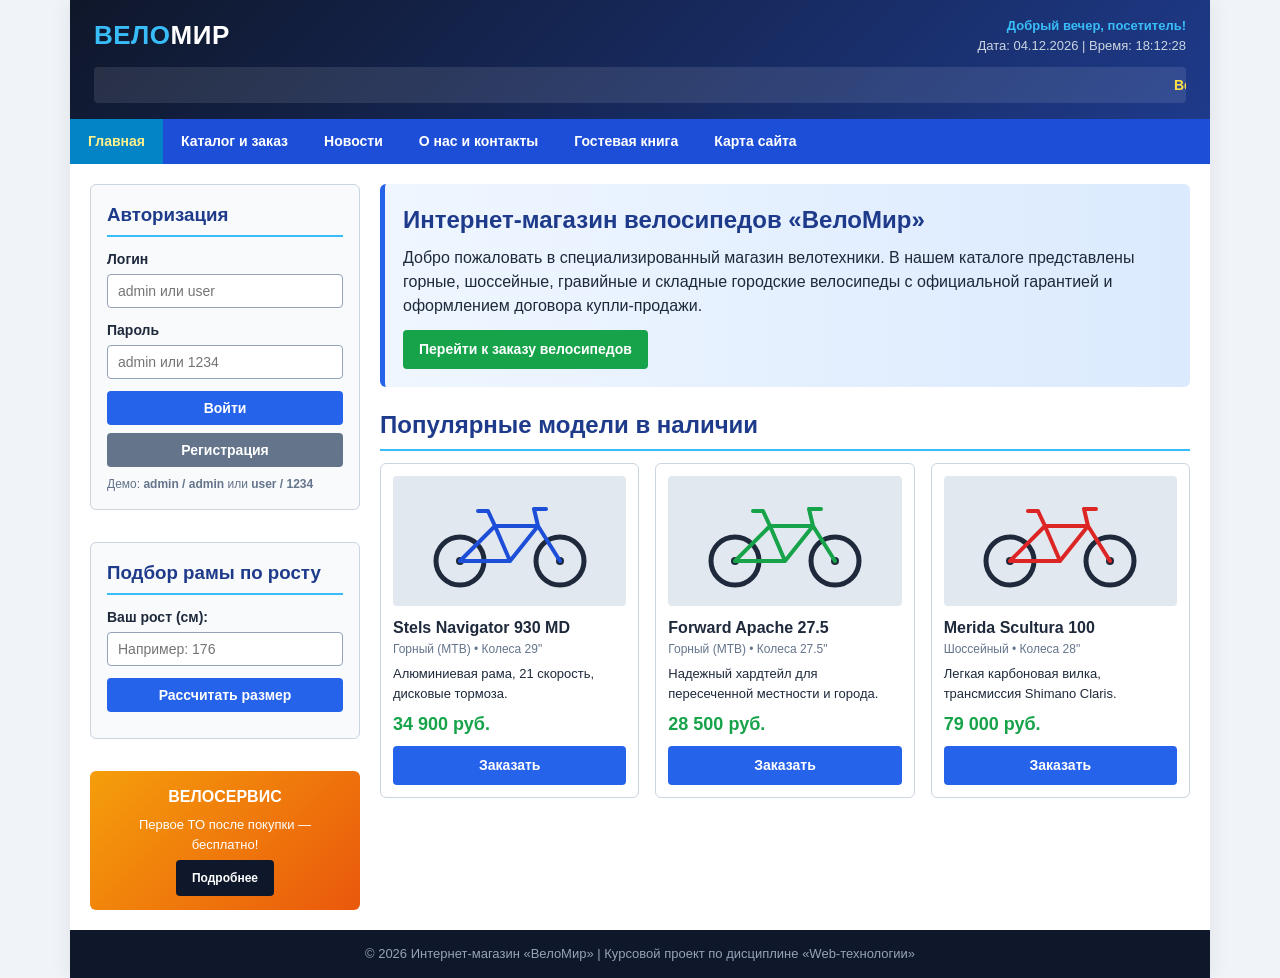
<file: veloshop/index.html>
<!DOCTYPE html>
<html lang="ru">
<head>
    <meta charset="UTF-8">
    <title>ВелоМир — Интернет-магазин велосипедов</title>
    <link rel="stylesheet" href="style.css">
    <!-- Внутренняя таблица стилей (Internal CSS) -->
    <style>
        .hero-box {
            background: linear-gradient(90deg, #eff6ff 0%, #dbeafe 100%);
            border-left: 5px solid #2563eb;
            padding: 18px;
            border-radius: 6px;
            margin-bottom: 20px;
        }
    </style>
</head>
<body>
<div class="wrapper">
    <header>
        <div class="header-top">
            <a href="index.html" class="logo">ВЕЛО<span>МИР</span></a>
            <div class="status-bar">
                <div id="js-greeting" style="font-weight:bold; color:#38bdf8;">Добро пожаловать!</div>
                <div id="js-clock">Загрузка времени...</div>
            </div>
        </div>
        <div class="ticker-wrap">
            <div class="ticker-text">Весенняя распродажа горных и городских велосипедов! Скидка 10% при заказе через сайт и бесплатная доставка по Воронежу!</div>
        </div>
    </header>

    <nav>
        <a href="index.html" class="active">Главная</a>
        <a href="catalog.html">Каталог и заказ</a>
        <a href="news.html">Новости</a>
        <a href="about.html">О нас и контакты</a>
        <a href="guestbook.html">Гостевая книга</a>
        <a href="sitemap.html">Карта сайта</a>
    </nav>

    <div class="main-layout">
        <aside class="sidebar">
            <div class="card" id="auth-widget"></div>

            <!-- Сервис 10/13 из МУ: Калькулятор подбора рамы -->
            <div class="card">
                <h3>Подбор рамы по росту</h3>
                <div class="form-group">
                    <label for="rider-height">Ваш рост (см):</label>
                    <input type="number" id="rider-height" placeholder="Например: 176" min="130" max="220">
                </div>
                <button class="btn" style="width:100%;" onclick="calculateFrameSize()">Рассчитать размер</button>
                <p id="frame-result" style="margin-top:10px; font-size:14px;"></p>
            </div>

            <!-- Сервис 1 из МУ: Баннер -->
            <div class="banner-box">
                <strong>ВЕЛОСЕРВИС</strong>
                <p style="font-size:13px; margin:6px 0;">Первое ТО после покупки — бесплатно!</p>
                <a href="about.html" class="btn" style="background:#0f172a; font-size:12px;">Подробнее</a>
            </div>
        </aside>

        <main class="content">
            <div class="hero-box">
                <h1 style="color:#1e3a8a; font-size:24px; margin-bottom:8px;">Интернет-магазин велосипедов «ВелоМир»</h1>
                <p>Добро пожаловать в специализированный магазин велотехники. В нашем каталоге представлены горные, шоссейные, гравийные и складные городские велосипеды с официальной гарантией и оформлением договора купли-продажи.</p>
                <a href="catalog.html" class="btn btn-success" style="margin-top:12px;">Перейти к заказу велосипедов</a>
            </div>

            <h2>Популярные модели в наличии</h2>
            <div class="bike-grid" id="popular-bikes"></div>
        </main>
    </div>

    <footer>
        &copy; 2026 Интернет-магазин «ВелоМир» | Курсовой проект по дисциплине «Web-технологии»
    </footer>
</div>

<script src="app.js"></script>
<script>
    document.addEventListener("DOMContentLoaded", () => {
        const container = document.getElementById("popular-bikes");
        const bikes = getBikes().slice(0, 3);
        const colors = ["#1d4ed8", "#16a34a", "#dc2626"];
        container.innerHTML = bikes.map((b, idx) => `
            <div class="bike-item">
                <div>
                    <div class="bike-thumb">${getBikeSVG(colors[idx % colors.length])}</div>
                    <h4>${b.name}</h4>
                    <p style="font-size:12px; color:#64748b;">${b.category} • Колеса ${b.wheel}</p>
                    <p style="font-size:13px; margin-top:6px;">${b.desc}</p>
                </div>
                <div>
                    <div class="bike-price">${b.price.toLocaleString("ru-RU")} руб.</div>
                    <a href="catalog.html" class="btn" style="width:100%; text-align:center;">Заказать</a>
                </div>
            </div>
        `).join("");
    });
</script>
</body>
</html>
</file>
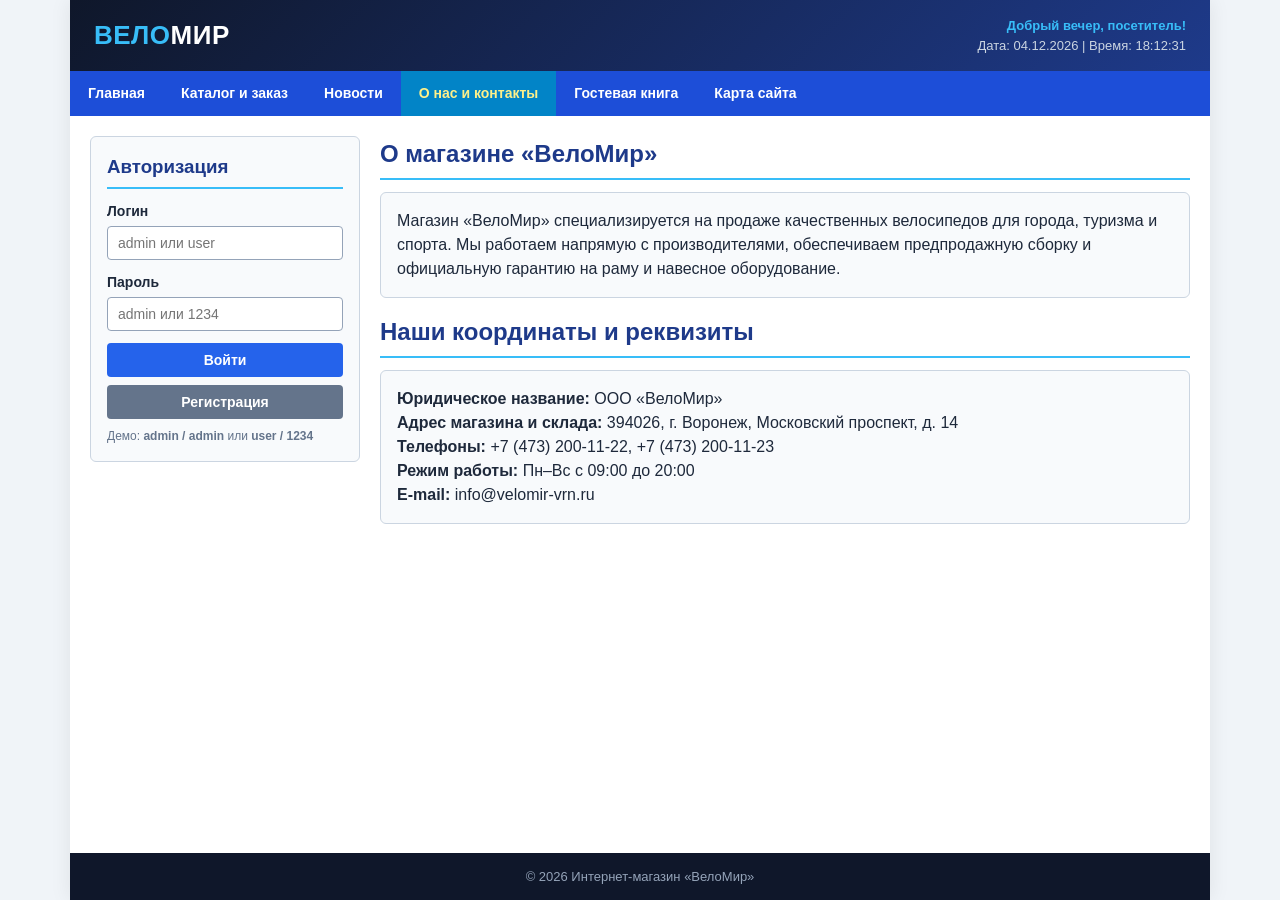
<file: veloshop/about.html>
<!DOCTYPE html>
<html lang="ru">
<head>
  <meta charset="UTF-8">
  <title>О нас и контакты — ВелоМир</title>
  <link rel="stylesheet" href="style.css">
</head>
<body>
<div class="wrapper">
  <header>
    <div class="header-top">
      <a href="index.html" class="logo">ВЕЛО<span>МИР</span></a>
      <div class="status-bar">
        <div id="js-greeting" style="font-weight:bold; color:#38bdf8;"></div>
        <div id="js-clock"></div>
      </div>
    </div>
  </header>
  <nav>
    <a href="index.html">Главная</a>
    <a href="catalog.html">Каталог и заказ</a>
    <a href="news.html">Новости</a>
    <a href="about.html" class="active">О нас и контакты</a>
    <a href="guestbook.html">Гостевая книга</a>
    <a href="sitemap.html">Карта сайта</a>
  </nav>
  <div class="main-layout">
    <aside class="sidebar"><div class="card" id="auth-widget"></div></aside>
    <main class="content">
      <h2>О магазине «ВелоМир»</h2>
      <div class="card">
        <p>Магазин «ВелоМир» специализируется на продаже качественных велосипедов для города, туризма и спорта. Мы работаем напрямую с производителями, обеспечиваем предпродажную сборку и официальную гарантию на раму и навесное оборудование.</p>
      </div>
      <h2>Наши координаты и реквизиты</h2>
      <div class="card">
        <p><strong>Юридическое название:</strong> ООО «ВелоМир»</p>
        <p><strong>Адрес магазина и склада:</strong> 394026, г. Воронеж, Московский проспект, д. 14</p>
        <p><strong>Телефоны:</strong> +7 (473) 200-11-22, +7 (473) 200-11-23</p>
        <p><strong>Режим работы:</strong> Пн–Вс с 09:00 до 20:00</p>
        <p><strong>E-mail:</strong> info@velomir-vrn.ru</p>
      </div>
    </main>
  </div>
  <footer>&copy; 2026 Интернет-магазин «ВелоМир»</footer>
</div>
<script src="app.js"></script>
</body>
</html>
</file>
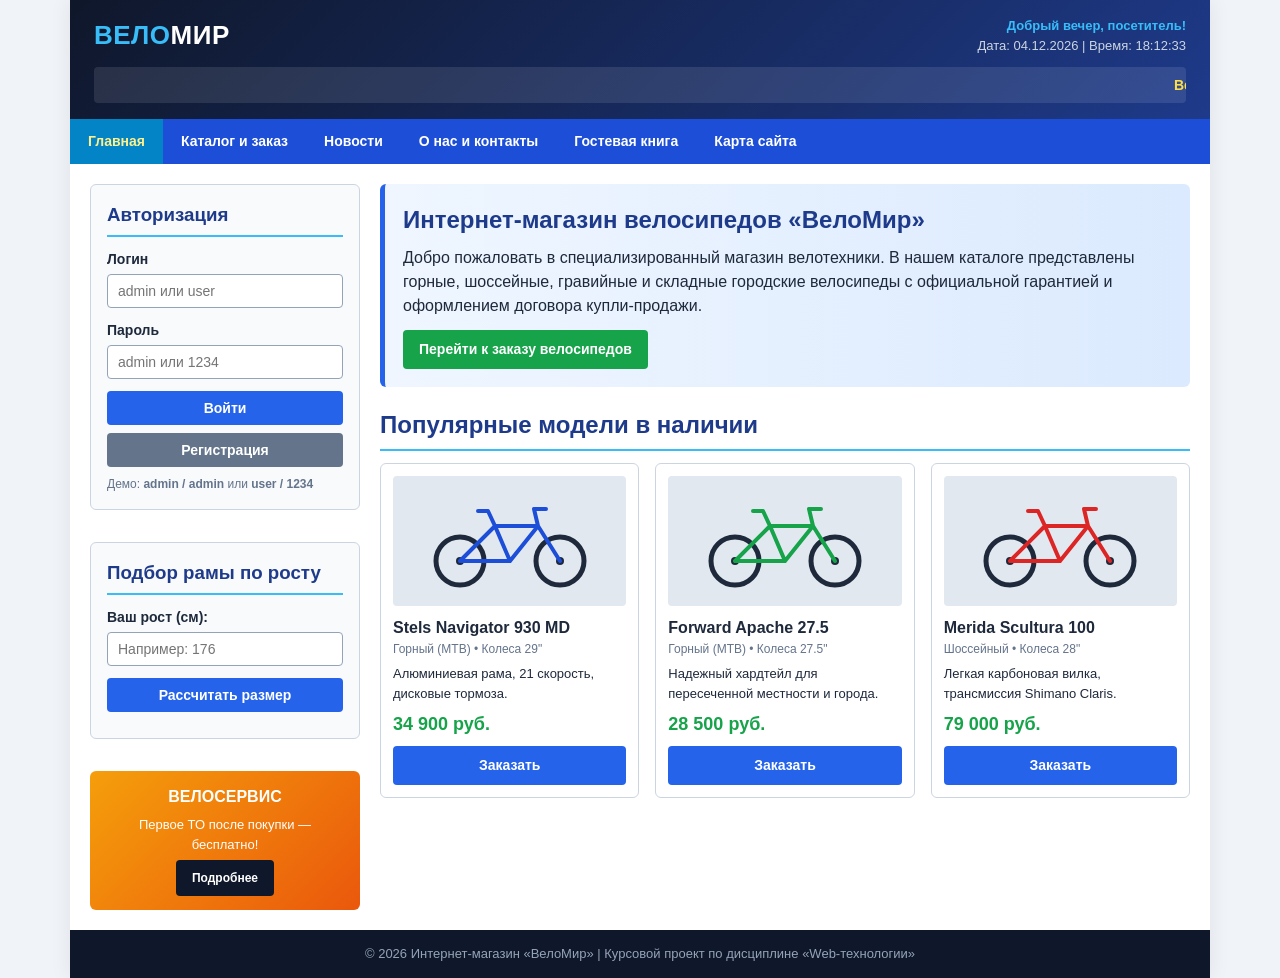
<file: veloshop/admin.html>
<!DOCTYPE html>
<html lang="ru">
<head>
    <meta charset="UTF-8">
    <title>Панель администратора — ВелоМир</title>
    <link rel="stylesheet" href="style.css">
</head>
<body>
<div class="wrapper">
    <header>
        <div class="header-top">
            <a href="index.html" class="logo">ВЕЛО<span>МИР</span> — АДМИН-БЛОК</a>
            <div class="status-bar">
                <div id="js-greeting" style="font-weight:bold; color:#38bdf8;"></div>
                <div id="js-clock"></div>
            </div>
        </div>
    </header>

    <nav>
        <a href="index.html">Главная</a>
        <a href="catalog.html">Каталог и заказ</a>
        <a href="admin.html" class="active">Админ-панель</a>
        <a href="guestbook.html">Гостевая книга</a>
        <a href="sitemap.html">Карта сайта</a>
    </nav>

    <div class="main-layout">
        <aside class="sidebar">
            <div class="card" id="auth-widget"></div>
        </aside>

        <main class="content">
            <h2>Управление ассортиментом велосипедов</h2>
            <div class="card">
                <h3 id="form-title">Добавить новый велосипед</h3>
                <input type="hidden" id="edit-id">
                <div style="display:grid; grid-template-columns:1fr 1fr; gap:10px;">
                    <div class="form-group">
                        <label>Название модели:</label>
                        <input type="text" id="bike-name" placeholder="Например: Cube Aim Pro">
                    </div>
                    <div class="form-group">
                        <label>Категория:</label>
                        <select id="bike-cat">
                            <option value="Горный (MTB)">Горный (MTB)</option>
                            <option value="Шоссейный">Шоссейный</option>
                            <option value="Городской складной">Городской складной</option>
                            <option value="Гравийный">Гравийный</option>
                        </select>
                    </div>
                    <div class="form-group">
                        <label>Диаметр колес:</label>
                        <input type="text" id="bike-wheel" value='29"'>
                    </div>
                    <div class="form-group">
                        <label>Количество на складе (шт.):</label>
                        <input type="number" id="bike-stock" value="5" min="0">
                    </div>
                    <div class="form-group">
                        <label>Цена (руб.):</label>
                        <input type="number" id="bike-price" value="45000" min="1">
                    </div>
                    <div class="form-group">
                        <label>Краткое описание:</label>
                        <input type="text" id="bike-desc" placeholder="Характеристики рамы и тормозов">
                    </div>
                </div>
                <button class="btn btn-success" onclick="saveBikeForm()">Сохранить товар</button>
                <button class="btn btn-secondary" onclick="resetBikeForm()">Очистить</button>
            </div>

            <table>
                <thead>
                <tr>
                    <th>ID</th>
                    <th>Модель</th>
                    <th>Категория</th>
                    <th>Склад</th>
                    <th>Цена</th>
                    <th>Действия</th>
                </tr>
                </thead>
                <tbody id="admin-bikes-tbody"></tbody>
            </table>

            <h2>Отчет по заказам покупателей</h2>
            <div class="card" style="display:flex; gap:12px; align-items:flex-end; flex-wrap:wrap;">
                <div class="form-group" style="margin:0;">
                    <label>Дата с:</label>
                    <input type="date" id="rep-from">
                </div>
                <div class="form-group" style="margin:0;">
                    <label>Дата по:</label>
                    <input type="date" id="rep-to">
                </div>
                <button class="btn" onclick="renderOrdersReport()">Сформировать отчет</button>
                <button class="btn btn-secondary" onclick="document.getElementById('rep-from').value=''; document.getElementById('rep-to').value=''; renderOrdersReport();">Сбросить фильтр</button>
            </div>

            <table>
                <thead>
                <tr>
                    <th>№ Договора</th>
                    <th>Дата</th>
                    <th>Покупатель</th>
                    <th>Состав заказа</th>
                    <th>Доставка</th>
                    <th>Сумма, руб.</th>
                </tr>
                </thead>
                <tbody id="admin-orders-tbody"></tbody>
            </table>
        </main>
    </div>

    <footer>
        &copy; 2026 Интернет-магазин «ВелоМир» | Панель администратора
    </footer>
</div>

<script src="app.js"></script>
<script>
    document.addEventListener("DOMContentLoaded", () => {
        const user = getCurrentUser();
        if (!user || user.role !== "admin") {
            alert("Доступ запрещен! Войдите под учетной записью администратора (admin / admin).");
            location.href = "index.html";
            return;
        }
        renderAdminBikes();
        renderOrdersReport();
    });

    function renderAdminBikes() {
        const tbody = document.getElementById("admin-bikes-tbody");
        tbody.innerHTML = getBikes().map(b => `
            <tr>
                <td>${b.id}</td>
                <td>${b.name}</td>
                <td>${b.category}</td>
                <td>${b.stock} шт.</td>
                <td>${b.price.toLocaleString("ru-RU")} руб.</td>
                <td>
                    <button class="btn" style="padding:4px 8px; font-size:12px;" onclick="editBike(${b.id})">Изменить</button>
                    <button class="btn btn-danger" style="padding:4px 8px; font-size:12px;" onclick="deleteBike(${b.id})">Удалить</button>
                </td>
            </tr>
        `).join("");
    }

    function saveBikeForm() {
        const editId = document.getElementById("edit-id").value;
        const name = document.getElementById("bike-name").value.trim();
        const category = document.getElementById("bike-cat").value;
        const wheel = document.getElementById("bike-wheel").value.trim();
        const stock = parseInt(document.getElementById("bike-stock").value, 10);
        const price = parseInt(document.getElementById("bike-price").value, 10);
        const desc = document.getElementById("bike-desc").value.trim();

        if (!name || isNaN(stock) || isNaN(price) || price <= 0) {
            alert("Заполните корректно название, количество и цену!");
            return;
        }

        const bikes = getBikes();
        if (editId) {
            const idx = bikes.findIndex(b => b.id === parseInt(editId, 10));
            if (idx !== -1) bikes[idx] = { id: parseInt(editId, 10), name, category, wheel, stock, price, desc };
        } else {
            const newId = bikes.length ? Math.max(...bikes.map(b => b.id)) + 1 : 1;
            bikes.push({ id: newId, name, category, wheel, stock, price, desc });
        }
        saveBikes(bikes);
        resetBikeForm();
        renderAdminBikes();
    }

    function editBike(id) {
        const b = getBikes().find(item => item.id === id);
        if (!b) return;
        document.getElementById("form-title").textContent = "Редактирование велосипеда #" + b.id;
        document.getElementById("edit-id").value = b.id;
        document.getElementById("bike-name").value = b.name;
        document.getElementById("bike-cat").value = b.category;
        document.getElementById("bike-wheel").value = b.wheel;
        document.getElementById("bike-stock").value = b.stock;
        document.getElementById("bike-price").value = b.price;
        document.getElementById("bike-desc").value = b.desc;
    }

    function deleteBike(id) {
        if (!confirm("Удалить выбранный велосипед из каталога?")) return;
        saveBikes(getBikes().filter(b => b.id !== id));
        renderAdminBikes();
    }

    function resetBikeForm() {
        document.getElementById("form-title").textContent = "Добавить новый велосипед";
        document.getElementById("edit-id").value = "";
        document.getElementById("bike-name").value = "";
        document.getElementById("bike-desc").value = "";
    }

    function renderOrdersReport() {
        const from = document.getElementById("rep-from").value;
        const to = document.getElementById("rep-to").value;
        const orders = getOrders().filter(o => {
            if (from && o.date < from) return false;
            if (to && o.date > to) return false;
            return true;
        });

        let totalRevenue = 0;
        const rows = orders.map(o => {
            totalRevenue += o.total;
            return `
                <tr>
                    <td>№ ${o.id}</td>
                    <td>${o.date}</td>
                    <td>${o.customerName}</td>
                    <td>${o.items}</td>
                    <td>${o.delivery}</td>
                    <td>${o.total.toLocaleString("ru-RU")}</td>
                </tr>
            `;
        }).join("");

        document.getElementById("admin-orders-tbody").innerHTML = rows + `
            <tr style="background:#dcfce7; font-weight:bold;">
                <td colspan="5">ИТОГО ЗА ВЫБРАННЫЙ ПЕРИОД (${orders.length} заказов):</td>
                <td>${totalRevenue.toLocaleString("ru-RU")} руб.</td>
            </tr>
        `;
    }
</script>
</body>
</html>
</file>
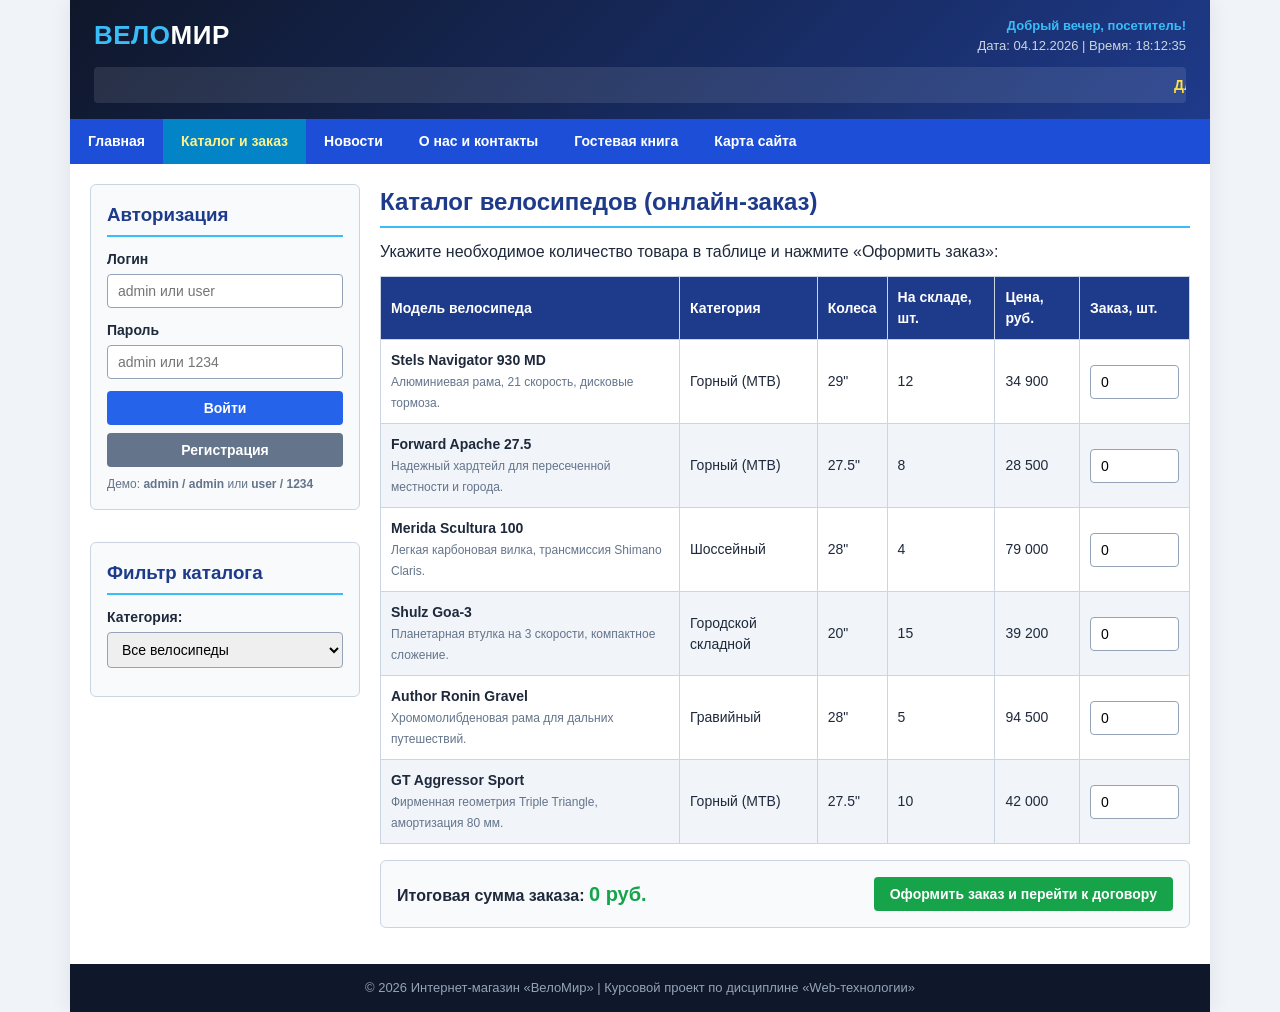
<file: veloshop/catalog.html>
<!DOCTYPE html>
<html lang="ru">
<head>
  <meta charset="UTF-8">
  <title>Каталог и заказ — ВелоМир</title>
  <link rel="stylesheet" href="style.css">
</head>
<body>
<div class="wrapper">
  <header>
    <div class="header-top">
      <a href="index.html" class="logo">ВЕЛО<span>МИР</span></a>
      <div class="status-bar">
        <div id="js-greeting" style="font-weight:bold; color:#38bdf8;"></div>
        <div id="js-clock"></div>
      </div>
    </div>
    <div class="ticker-wrap">
      <div class="ticker-text">Для оформления заказа и формирования договора необходимо войти в систему (слева в меню).</div>
    </div>
  </header>

  <nav>
    <a href="index.html">Главная</a>
    <a href="catalog.html" class="active">Каталог и заказ</a>
    <a href="news.html">Новости</a>
    <a href="about.html">О нас и контакты</a>
    <a href="guestbook.html">Гостевая книга</a>
    <a href="sitemap.html">Карта сайта</a>
  </nav>

  <div class="main-layout">
    <aside class="sidebar">
      <div class="card" id="auth-widget"></div>
      <div class="card">
        <h3>Фильтр каталога</h3>
        <div class="form-group">
          <label>Категория:</label>
          <select id="filter-category" onchange="renderCatalog()">
            <option value="all">Все велосипеды</option>
            <option value="Горный (MTB)">Горный (MTB)</option>
            <option value="Шоссейный">Шоссейный</option>
            <option value="Городской складной">Городской складной</option>
            <option value="Гравийный">Гравийный</option>
          </select>
        </div>
      </div>
    </aside>

    <main class="content">
      <h2>Каталог велосипедов (онлайн-заказ)</h2>
      <p style="margin-bottom:12px;">Укажите необходимое количество товара в таблице и нажмите «Оформить заказ»:</p>

      <table>
        <thead>
        <tr>
          <th>Модель велосипеда</th>
          <th>Категория</th>
          <th>Колеса</th>
          <th>На складе, шт.</th>
          <th>Цена, руб.</th>
          <th style="width:110px;">Заказ, шт.</th>
        </tr>
        </thead>
        <tbody id="catalog-tbody"></tbody>
      </table>

      <div class="card" style="display:flex; justify-content:space-between; align-items:center; flex-wrap:wrap; gap:12px;">
        <div>
          <strong>Итоговая сумма заказа: </strong>
          <span id="total-sum" style="font-size:20px; font-weight:bold; color:#16a34a;">0 руб.</span>
        </div>
        <button class="btn btn-success" onclick="submitOrder()">Оформить заказ и перейти к договору</button>
      </div>
    </main>
  </div>

  <footer>
    &copy; 2026 Интернет-магазин «ВелоМир» | Курсовой проект по дисциплине «Web-технологии»
  </footer>
</div>

<script src="app.js"></script>
<script>
  function renderCatalog() {
    const cat = document.getElementById("filter-category").value;
    const bikes = getBikes().filter(b => cat === "all" || b.category === cat);
    const tbody = document.getElementById("catalog-tbody");

    tbody.innerHTML = bikes.map(b => `
            <tr>
                <td><strong>${b.name}</strong><br><span style="font-size:12px; color:#64748b;">${b.desc}</span></td>
                <td>${b.category}</td>
                <td>${b.wheel}</td>
                <td>${b.stock}</td>
                <td>${b.price.toLocaleString("ru-RU")}</td>
                <td>
                    <input type="number" class="qty-input" data-id="${b.id}" data-price="${b.price}" data-stock="${b.stock}" data-name="${b.name}" value="0" min="0" max="${b.stock}" onchange="recalcTotal()" onkeyup="recalcTotal()">
                </td>
            </tr>
        `).join("");
    recalcTotal();
  }

  function recalcTotal() {
    let sum = 0;
    document.querySelectorAll(".qty-input").forEach(inp => {
      const qty = parseInt(inp.value, 10) || 0;
      const price = parseInt(inp.dataset.price, 10);
      if (qty > 0) sum += qty * price;
    });
    document.getElementById("total-sum").textContent = sum.toLocaleString("ru-RU") + " руб.";
  }

  function submitOrder() {
    const user = getCurrentUser();
    if (!user) {
      alert("Для оформления заказа необходимо авторизоваться в левом меню (например, user / 1234)!");
      return;
    }

    const inputs = document.querySelectorAll(".qty-input");
    const selected = [];
    let total = 0;

    for (const inp of inputs) {
      const qty = parseInt(inp.value, 10) || 0;
      const stock = parseInt(inp.dataset.stock, 10);
      if (qty < 0) {
        alert("Количество не может быть отрицательным!");
        return;
      }
      if (qty > stock) {
        alert(`Ошибка: товара "${inp.dataset.name}" на складе всего ${stock} шт.!`);
        return;
      }
      if (qty > 0) {
        const price = parseInt(inp.dataset.price, 10);
        selected.push({ id: parseInt(inp.dataset.id, 10), name: inp.dataset.name, qty, price });
        total += qty * price;
      }
    }

    if (selected.length === 0) {
      alert("Выберите хотя бы один велосипед для заказа!");
      return;
    }

    sessionStorage.setItem("vm_draft_order", JSON.stringify({ items: selected, total }));
    location.href = "dogovor.html";
  }

  document.addEventListener("DOMContentLoaded", renderCatalog);
</script>
</body>
</html>
</file>
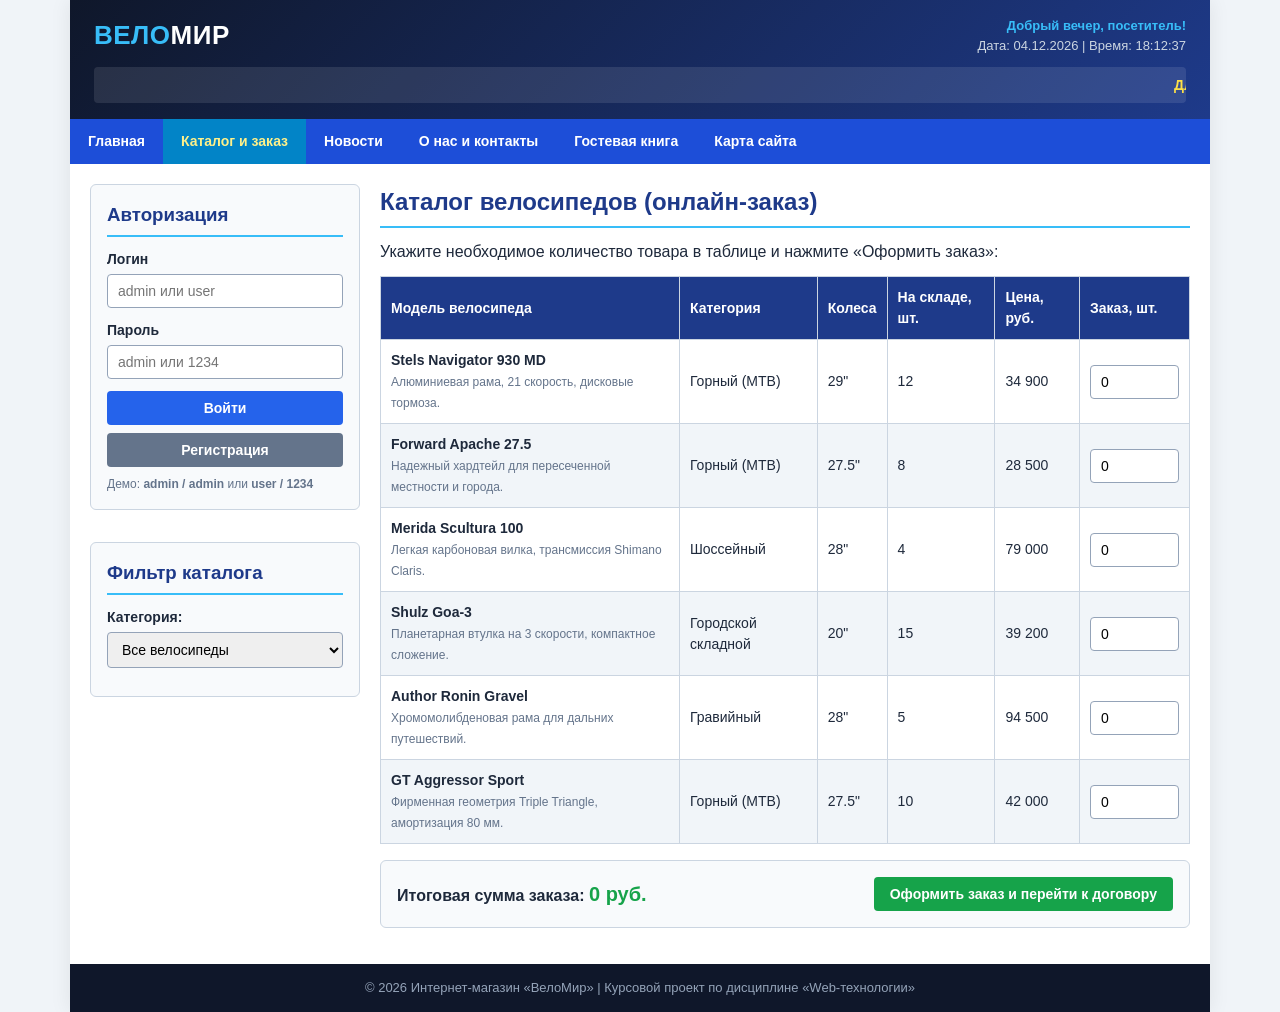
<file: veloshop/dogovor.html>
<!DOCTYPE html>
<html lang="ru">
<head>
    <meta charset="UTF-8">
    <title>Оформление договора — ВелоМир</title>
    <link rel="stylesheet" href="style.css">
    <style>
        .contract-doc {
            border: 1px solid #000;
            padding: 25px;
            background: #fff;
            font-family: "Times New Roman", Times, serif;
            font-size: 15px;
            line-height: 1.4;
        }
    </style>
</head>
<body>
<div class="wrapper">
    <header>
        <div class="header-top">
            <a href="index.html" class="logo">ВЕЛО<span>МИР</span></a>
            <div class="status-bar">
                <div id="js-greeting" style="font-weight:bold; color:#38bdf8;"></div>
                <div id="js-clock"></div>
            </div>
        </div>
    </header>

    <nav>
        <a href="index.html">Главная</a>
        <a href="catalog.html" class="active">Каталог и заказ</a>
        <a href="news.html">Новости</a>
        <a href="about.html">О нас и контакты</a>
        <a href="guestbook.html">Гостевая книга</a>
        <a href="sitemap.html">Карта сайта</a>
    </nav>

    <div class="main-layout">
        <aside class="sidebar">
            <div class="card" id="auth-widget"></div>
        </aside>

        <main class="content">
            <div id="step-form">
                <h2>Заполнение данных для договора купли-продажи</h2>
                <div class="card">
                    <div class="form-group">
                        <label>ФИО покупателя (полностью):</label>
                        <input type="text" id="dog-fio">
                    </div>
                    <div class="form-group">
                        <label>Телефон:</label>
                        <input type="text" id="dog-phone">
                    </div>
                    <div class="form-group">
                        <label>Адрес доставки / регистрации:</label>
                        <input type="text" id="dog-address">
                    </div>
                    <div class="form-group">
                        <label>Способ оплаты:</label>
                        <select id="dog-payment">
                            <option value="Банковская карта / СБП">Банковская карта / СБП</option>
                            <option value="Наличный расчет при получении">Наличный расчет при получении</option>
                            <option value="Безналичный расчет по счету">Безналичный расчет по счету</option>
                        </select>
                    </div>
                    <div class="form-group">
                        <label>Доставка курьером:</label>
                        <select id="dog-delivery">
                            <option value="Да">Да (курьером по адресу)</option>
                            <option value="Нет">Нет (самовывоз из магазина)</option>
                        </select>
                    </div>
                    <button class="btn btn-success" onclick="generateContract()">Подтвердить заказ и сформировать договор</button>
                </div>
            </div>

            <div id="step-contract" style="display:none;">
                <div class="no-print" style="margin-bottom:12px; display:flex; gap:10px;">
                    <button class="btn" onclick="window.print()">Распечатать договор</button>
                    <a href="catalog.html" class="btn btn-secondary">Вернуться в каталог</a>
                </div>
                <div class="contract-doc" id="contract-body"></div>
            </div>
        </main>
    </div>

    <footer>
        &copy; 2026 Интернет-магазин «ВелоМир» | Курсовой проект по дисциплине «Web-технологии»
    </footer>
</div>

<script src="app.js"></script>
<script>
    document.addEventListener("DOMContentLoaded", () => {
        const user = getCurrentUser();
        const draft = JSON.parse(sessionStorage.getItem("vm_draft_order") || "null");
        if (!user || !draft) {
            alert("Нет активного заказа. Перенаправление в каталог...");
            location.href = "catalog.html";
            return;
        }
        document.getElementById("dog-fio").value = user.fio || "";
        document.getElementById("dog-phone").value = user.phone || "";
        document.getElementById("dog-address").value = user.address || "";
    });

    function generateContract() {
        const fio = document.getElementById("dog-fio").value.trim();
        const phone = document.getElementById("dog-phone").value.trim();
        const address = document.getElementById("dog-address").value.trim();
        const payment = document.getElementById("dog-payment").value;
        const delivery = document.getElementById("dog-delivery").value;

        if (!fio || !phone || !address) {
            alert("Необходимо заполнить все обязательные поля!");
            return;
        }

        const user = getCurrentUser();
        const draft = JSON.parse(sessionStorage.getItem("vm_draft_order"));
        const bikes = getBikes();

        // Списание со склада
        draft.items.forEach(item => {
            const target = bikes.find(b => b.id === item.id);
            if (target) target.stock = Math.max(0, target.stock - item.qty);
        });
        saveBikes(bikes);

        // Сохранение заказа в БД
        const orders = getOrders();
        const contractNum = 100 + orders.length + 1;
        const today = new Date().toISOString().split("T")[0];
        const itemsStr = draft.items.map(i => `${i.name} (${i.qty} шт.)`).join(", ");

        orders.push({
            id: contractNum,
            date: today,
            user: user.login,
            customerName: fio,
            items: itemsStr,
            total: draft.total,
            delivery: delivery
        });
        saveOrders(orders);
        sessionStorage.removeItem("vm_draft_order");

        document.getElementById("step-form").style.display = "none";
        document.getElementById("step-contract").style.display = "block";
        document.getElementById("contract-body").innerHTML = `
            <h2 style="text-align:center; border:none; color:#000;">ДОГОВОР КУПЛИ-ПРОДАЖИ № ${contractNum}</h2>
            <p style="display:flex; justify-content:space-between;"><strong>г. Воронеж</strong> <strong>${today}</strong></p>
            <p style="margin:12px 0;">ООО «ВелоМир», именуемое в дальнейшем «Продавец», в лице директора Морозова В.П., с одной стороны, и <strong>${fio}</strong>, именуемый в дальнейшем «Покупатель», с другой стороны, заключили настоящий Договор о нижеследующем:</p>
            <p><strong>1. ПРЕДМЕТ ДОГОВОРА</strong></p>
            <p>1.1. Продавец обязуется передать в собственность Покупателя, а Покупатель обязуется принять и оплатить следующие товары: <strong>${itemsStr}</strong>.</p>
            <p>1.2. Общая стоимость заказа составляет: <strong>${draft.total.toLocaleString("ru-RU")} руб.</strong></p>
            <p style="margin-top:8px;"><strong>2. УСЛОВИЯ ОПЛАТЫ И ДОСТАВКИ</strong></p>
            <p>2.1. Форма оплаты: ${payment}.</p>
            <p>2.2. Необходимость доставки: ${delivery}. Адрес: ${address}.</p>
            <p style="margin-top:8px;"><strong>3. РЕКВИЗИТЫ И ПОДПИСИ СТОРОН</strong></p>
            <table style="margin-top:8px;">
                <tr>
                    <th>Продавец</th>
                    <th>Покупатель</th>
                </tr>
                <tr>
                    <td>ООО «ВелоМир»<br>г. Воронеж, Московский пр-т, 14<br>ИНН 3662001122 / КПП 366201001<br>Тел.: +7 (473) 200-11-22</td>
                    <td>${fio}<br>Адрес: ${address}<br>Тел.: ${phone}</td>
                </tr>
            </table>
            <p style="margin-top:20px;">Продавец: _______________ / В.П. Морозов / &nbsp;&nbsp;&nbsp;&nbsp;&nbsp;&nbsp; Покупатель: _______________ / ${fio} /</p>
        `;
    }
</script>
</body>
</html>
</file>
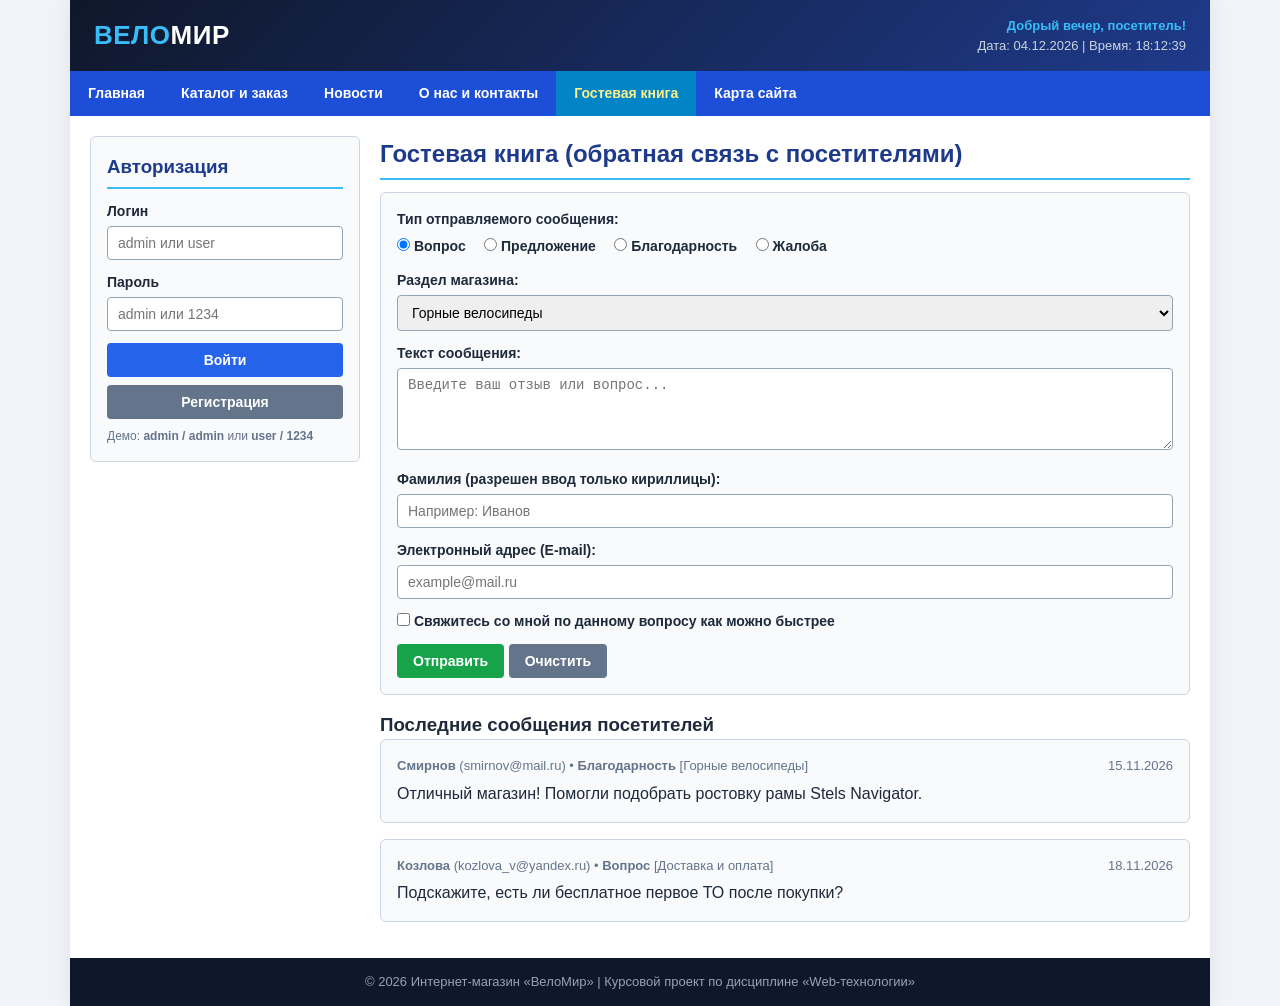
<file: veloshop/guestbook.html>
<!DOCTYPE html>
<html lang="ru">
<head>
    <meta charset="UTF-8">
    <title>Гостевая книга — ВелоМир</title>
    <link rel="stylesheet" href="style.css">
</head>
<body>
<div class="wrapper">
    <header>
        <div class="header-top">
            <a href="index.html" class="logo">ВЕЛО<span>МИР</span></a>
            <div class="status-bar">
                <div id="js-greeting" style="font-weight:bold; color:#38bdf8;"></div>
                <div id="js-clock"></div>
            </div>
        </div>
    </header>

    <nav>
        <a href="index.html">Главная</a>
        <a href="catalog.html">Каталог и заказ</a>
        <a href="news.html">Новости</a>
        <a href="about.html">О нас и контакты</a>
        <a href="guestbook.html" class="active">Гостевая книга</a>
        <a href="sitemap.html">Карта сайта</a>
    </nav>

    <div class="main-layout">
        <aside class="sidebar">
            <div class="card" id="auth-widget"></div>
        </aside>

        <main class="content">
            <h2>Гостевая книга (обратная связь с посетителями)</h2>
            <div class="card">
                <div class="form-group">
                    <label>Тип отправляемого сообщения:</label>
                    <label style="display:inline; margin-right:14px;"><input type="radio" name="gb-type" value="Вопрос" checked> Вопрос</label>
                    <label style="display:inline; margin-right:14px;"><input type="radio" name="gb-type" value="Предложение"> Предложение</label>
                    <label style="display:inline; margin-right:14px;"><input type="radio" name="gb-type" value="Благодарность"> Благодарность</label>
                    <label style="display:inline;"><input type="radio" name="gb-type" value="Жалоба"> Жалоба</label>
                </div>

                <div class="form-group">
                    <label>Раздел магазина:</label>
                    <select id="gb-category">
                        <option value="Горные велосипеды">Горные велосипеды</option>
                        <option value="Городские и шоссейные">Городские и шоссейные</option>
                        <option value="Доставка и оплата">Доставка и оплата</option>
                        <option value="Гарантия и велосервис">Гарантия и велосервис</option>
                    </select>
                </div>

                <div class="form-group">
                    <label>Текст сообщения:</label>
                    <textarea id="gb-text" rows="4" placeholder="Введите ваш отзыв или вопрос..."></textarea>
                </div>

                <div class="form-group">
                    <label>Фамилия (разрешен ввод только кириллицы):</label>
                    <input type="text" id="gb-author" oninput="filterCyrillic(this)" placeholder="Например: Иванов">
                </div>

                <div class="form-group">
                    <label>Электронный адрес (E-mail):</label>
                    <input type="text" id="gb-email" placeholder="example@mail.ru">
                </div>

                <div class="form-group">
                    <label><input type="checkbox" id="gb-urgent"> Свяжитесь со мной по данному вопросу как можно быстрее</label>
                </div>

                <button class="btn btn-success" onclick="submitGuestbook()">Отправить</button>
                <button class="btn btn-secondary" onclick="clearGuestbookForm()">Очистить</button>
            </div>

            <h3>Последние сообщения посетителей</h3>
            <div id="gb-list"></div>
        </main>
    </div>

    <footer>
        &copy; 2026 Интернет-магазин «ВелоМир» | Курсовой проект по дисциплине «Web-технологии»
    </footer>
</div>

<script src="app.js"></script>
<script>
    // Запрет ввода любых символов, кроме кириллицы и дефиса (как в примере из методички)
    function filterCyrillic(input) {
        input.value = input.value.replace(/[^А-Яа-яЁё-]/g, "");
    }

    function submitGuestbook() {
        const type = document.querySelector('input[name="gb-type"]:checked').value;
        const category = document.getElementById("gb-category").value;
        const text = document.getElementById("gb-text").value.trim();
        const author = document.getElementById("gb-author").value.trim();
        const email = document.getElementById("gb-email").value.trim();

        if (!text || !author || !email) {
            alert("Необходимо заполнить обязательные поля!");
            return;
        }

        const emailRegex = /^[^\s@]+@[^\s@]+\.[^\s@]+$/;
        if (!emailRegex.test(email)) {
            alert("Неверный формат адреса почты!");
            return;
        }

        const list = getGuestbook();
        list.unshift({
            id: Date.now(),
            type,
            category,
            author,
            email,
            text,
            date: new Date().toLocaleDateString("ru-RU")
        });
        saveGuestbook(list);
        clearGuestbookForm();
        renderGuestbook();
        alert("Сообщение успешно добавлено в гостевую книгу!");
    }

    function clearGuestbookForm() {
        document.getElementById("gb-text").value = "";
        document.getElementById("gb-author").value = "";
        document.getElementById("gb-email").value = "";
        document.getElementById("gb-urgent").checked = false;
    }

    function renderGuestbook() {
        const list = getGuestbook();
        document.getElementById("gb-list").innerHTML = list.map(item => `
            <div class="card">
                <div style="display:flex; justify-content:space-between; font-size:13px; color:#64748b; margin-bottom:6px;">
                    <span><strong>${item.author}</strong> (${item.email}) • <b>${item.type}</b> [${item.category}]</span>
                    <span>${item.date}</span>
                </div>
                <p>${item.text}</p>
            </div>
        `).join("");
    }

    document.addEventListener("DOMContentLoaded", renderGuestbook);
</script>
</body>
</html>
</file>
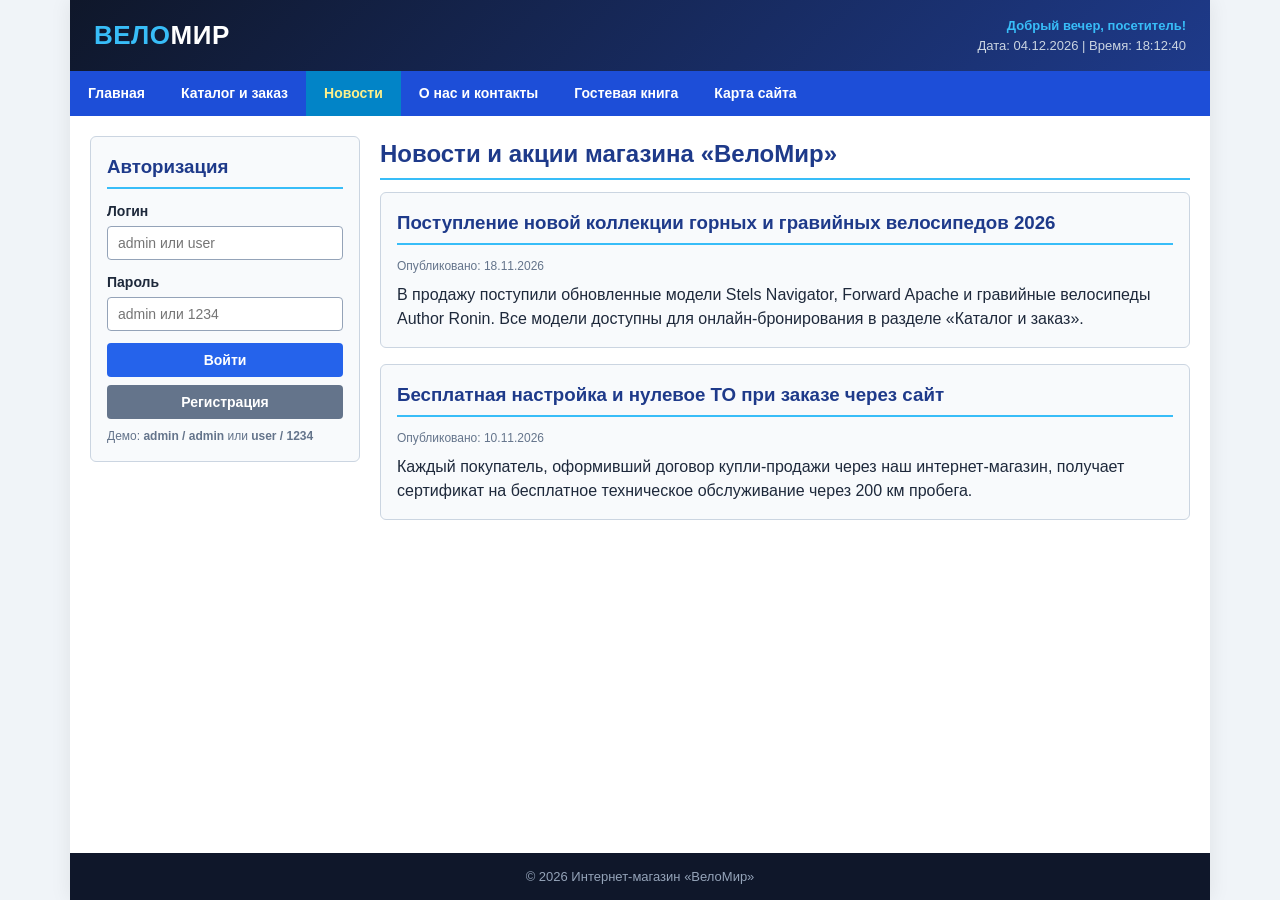
<file: veloshop/news.html>
<!DOCTYPE html>
<html lang="ru">
<head>
    <meta charset="UTF-8">
    <title>Новости — ВелоМир</title>
    <link rel="stylesheet" href="style.css">
</head>
<body>
<div class="wrapper">
    <header>
        <div class="header-top">
            <a href="index.html" class="logo">ВЕЛО<span>МИР</span></a>
            <div class="status-bar">
                <div id="js-greeting" style="font-weight:bold; color:#38bdf8;"></div>
                <div id="js-clock"></div>
            </div>
        </div>
    </header>
    <nav>
        <a href="index.html">Главная</a>
        <a href="catalog.html">Каталог и заказ</a>
        <a href="news.html" class="active">Новости</a>
        <a href="about.html">О нас и контакты</a>
        <a href="guestbook.html">Гостевая книга</a>
        <a href="sitemap.html">Карта сайта</a>
    </nav>
    <div class="main-layout">
        <aside class="sidebar"><div class="card" id="auth-widget"></div></aside>
        <main class="content">
            <h2>Новости и акции магазина «ВелоМир»</h2>
            <div class="card">
                <h3>Поступление новой коллекции горных и гравийных велосипедов 2026</h3>
                <p style="font-size:12px; color:#64748b; margin-bottom:8px;">Опубликовано: 18.11.2026</p>
                <p>В продажу поступили обновленные модели Stels Navigator, Forward Apache и гравийные велосипеды Author Ronin. Все модели доступны для онлайн-бронирования в разделе «Каталог и заказ».</p>
            </div>
            <div class="card">
                <h3>Бесплатная настройка и нулевое ТО при заказе через сайт</h3>
                <p style="font-size:12px; color:#64748b; margin-bottom:8px;">Опубликовано: 10.11.2026</p>
                <p>Каждый покупатель, оформивший договор купли-продажи через наш интернет-магазин, получает сертификат на бесплатное техническое обслуживание через 200 км пробега.</p>
            </div>
        </main>
    </div>
    <footer>&copy; 2026 Интернет-магазин «ВелоМир»</footer>
</div>
<script src="app.js"></script>
</body>
</html>
</file>
<file: veloshop/style.css>
/* Внешняя таблица стилей (External CSS) */
* {
    box-sizing: border-box;
    margin: 0;
    padding: 0;
}

body {
    font-family: "Segoe UI", Tahoma, Arial, sans-serif;
    background-color: #f0f4f8;
    color: #1e293b;
    line-height: 1.5;
}

.wrapper {
    max-width: 1140px;
    margin: 0 auto;
    background: #ffffff;
    min-height: 100vh;
    box-shadow: 0 0 20px rgba(0, 0, 0, 0.08);
    display: flex;
    flex-direction: column;
}

/* Шапка */
header {
    background: linear-gradient(135deg, #0f172a 0%, #1e3a8a 100%);
    color: #ffffff;
    padding: 16px 24px;
}

.header-top {
    display: flex;
    justify-content: space-between;
    align-items: center;
    flex-wrap: wrap;
    gap: 12px;
}

.logo {
    font-size: 26px;
    font-weight: 800;
    letter-spacing: 0.5px;
    color: #38bdf8;
    text-decoration: none;
}

.logo span {
    color: #ffffff;
}

.status-bar {
    text-align: right;
    font-size: 13px;
    color: #cbd5e1;
}

.ticker-wrap {
    margin-top: 12px;
    background: rgba(255, 255, 255, 0.1);
    padding: 6px 12px;
    border-radius: 4px;
    overflow: hidden;
    white-space: nowrap;
}

.ticker-text {
    display: inline-block;
    padding-left: 100%;
    animation: ticker 18s linear infinite;
    color: #fde047;
    font-weight: 600;
    font-size: 14px;
}

@keyframes ticker {
    0% { transform: translateX(0); }
    100% { transform: translateX(-100%); }
}

/* Навигация */
nav {
    background: #1d4ed8;
    display: flex;
    flex-wrap: wrap;
}

nav a {
    color: #ffffff;
    text-decoration: none;
    padding: 12px 18px;
    font-weight: 600;
    font-size: 14px;
    transition: background 0.25s, color 0.25s;
}

nav a:hover, nav a.active {
    background: #0284c7;
    color: #fef08a;
}

/* Основная сетка */
.main-layout {
    display: flex;
    flex: 1;
    padding: 20px;
    gap: 20px;
}

.sidebar {
    width: 270px;
    flex-shrink: 0;
    display: flex;
    flex-direction: column;
    gap: 16px;
}

.content {
    flex: 1;
}

/* Карточки и блоки */
.card {
    background: #f8fafc;
    border: 1px solid #cbd5e1;
    border-radius: 6px;
    padding: 16px;
    margin-bottom: 16px;
}

.card h3, .content h2 {
    color: #1e3a8a;
    margin-bottom: 12px;
    border-bottom: 2px solid #38bdf8;
    padding-bottom: 6px;
}

/* Формы и кнопки */
.form-group {
    margin-bottom: 12px;
}

.form-group label {
    display: block;
    font-weight: 600;
    margin-bottom: 4px;
    font-size: 14px;
}

input[type="text"],
input[type="password"],
input[type="number"],
input[type="email"],
input[type="date"],
select,
textarea {
    width: 100%;
    padding: 8px 10px;
    border: 1px solid #94a3b8;
    border-radius: 4px;
    font-size: 14px;
}

input:focus, select:focus, textarea:focus {
    outline: none;
    border-color: #2563eb;
    box-shadow: 0 0 0 2px rgba(37, 99, 235, 0.2);
}

.btn {
    display: inline-block;
    background: #2563eb;
    color: #ffffff;
    border: none;
    padding: 9px 16px;
    border-radius: 4px;
    cursor: pointer;
    font-weight: 600;
    font-size: 14px;
    text-decoration: none;
    transition: background 0.2s;
}

.btn:hover {
    background: #1d4ed8;
}

.btn-success { background: #16a34a; }
.btn-success:hover { background: #15803d; }

.btn-danger { background: #dc2626; }
.btn-danger:hover { background: #b91c1c; }

.btn-secondary { background: #64748b; }
.btn-secondary:hover { background: #475569; }

/* Таблицы */
table {
    width: 100%;
    border-collapse: collapse;
    margin-bottom: 16px;
    font-size: 14px;
}

th, td {
    border: 1px solid #cbd5e1;
    padding: 10px;
    text-align: left;
}

th {
    background: #1e3a8a;
    color: #ffffff;
}

tr:nth-child(even) {
    background: #f1f5f9;
}

/* Каталог карточек */
.bike-grid {
    display: grid;
    grid-template-columns: repeat(auto-fill, minmax(240px, 1fr));
    gap: 16px;
}

.bike-item {
    border: 1px solid #cbd5e1;
    border-radius: 6px;
    padding: 12px;
    background: #ffffff;
    display: flex;
    flex-direction: column;
    justify-content: space-between;
    transition: transform 0.2s, box-shadow 0.2s;
}

.bike-item:hover {
    transform: translateY(-3px);
    box-shadow: 0 6px 15px rgba(0, 0, 0, 0.1);
}

.bike-thumb {
    height: 130px;
    background: #e2e8f0;
    border-radius: 4px;
    display: flex;
    align-items: center;
    justify-content: center;
    margin-bottom: 10px;
    overflow: hidden;
}

.bike-price {
    font-size: 18px;
    font-weight: 700;
    color: #16a34a;
    margin: 8px 0;
}

/* Баннер-информер */
.banner-box {
    background: linear-gradient(135deg, #f59e0b, #ea580c);
    color: #ffffff;
    padding: 14px;
    border-radius: 6px;
    text-align: center;
}

footer {
    background: #0f172a;
    color: #94a3b8;
    text-align: center;
    padding: 14px;
    font-size: 13px;
}

/* Печать договора */
@media print {
    header, nav, .sidebar, footer, .no-print {
        display: none !important;
    }
    .wrapper {
        box-shadow: none;
    }
}
</file>
